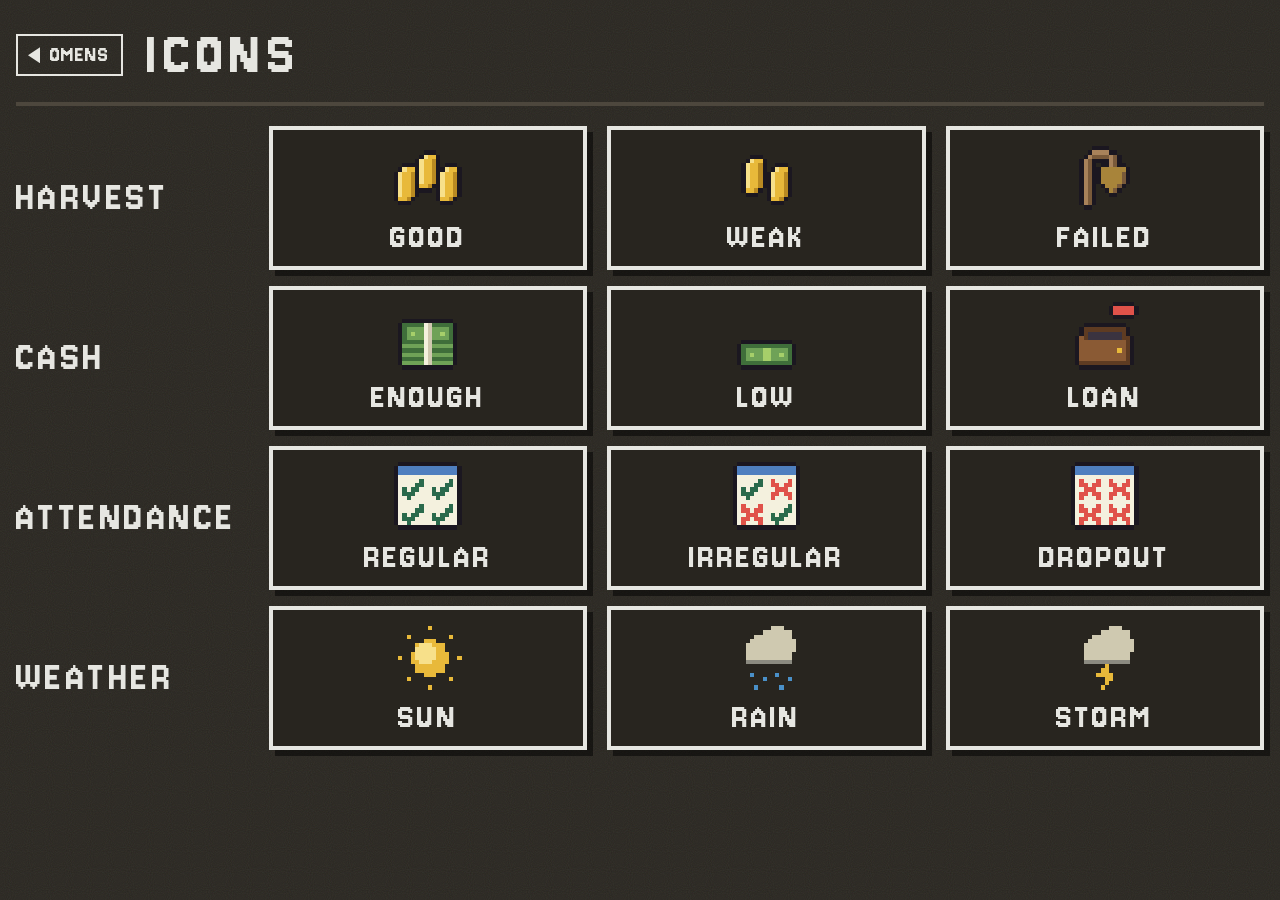
<file: households/icons.html>
<!doctype html>
<html lang="en" data-theme="dark">
<head>
<meta charset="utf-8">
<meta name="viewport" content="width=device-width,initial-scale=1">
<title>OMENS - Icons</title>
<link rel="stylesheet" href="/households/omens.css">
</head>
<body>
<main class="table-screen">
  <header><a class="back" href="/omens">OMENS</a><h1>ICONS</h1></header>
  <section class="icon-table" id="icons" aria-label="Households card icons"></section>
</main>
<script type="module">
// The card faces exactly as the game draws them, labelled in the game's font.
import { pixelIcons } from '/households/pixel-cards.js';
try { if (localStorage.getItem('paperweights.theme.v1') === 'light') document.documentElement.dataset.theme = 'light'; } catch {}
const families = { harvest: ['good', 'weak', 'failed'], cash: ['enough', 'low', 'loan'], attendance: ['regular', 'irregular', 'dropout'], weather: ['sun', 'rain', 'storm'] };
document.querySelector('#icons').innerHTML = Object.entries(families).map(([cat, states]) =>
  `<h2>${cat.toUpperCase()}</h2>` + states.map(s => `<div class="face" role="img" aria-label="${cat}: ${s}">${pixelIcons[cat][s]}<b>${s.toUpperCase()}</b></div>`).join('')).join('');
document.addEventListener('keydown', e => { if (e.key === 'Escape' || e.key === 'Backspace') location.href = '/omens'; });
</script>
</body>
</html>
</file>
<file: households/omens.css>
/* OMENS: the Households landing and icon table. Same font, charcoal and retro frames as the game stage. */
@font-face{font-family:"Jersey 10";src:url("assets/fonts/Jersey10-Regular.ttf") format("truetype");font-display:swap}
:root{color-scheme:dark;--bg:#28251f;--soft:#36322a;--ink:#e6e6e1;--dim:#8a8a86;--line:#4d473d;--faint:#5c564b;--gold:#e8b93a;--pixel:"Jersey 10","DejaVu Sans Mono",monospace;
 --noise:url("data:image/svg+xml,%3Csvg xmlns='http://www.w3.org/2000/svg' width='160' height='160'%3E%3Cfilter id='n'%3E%3CfeTurbulence type='fractalNoise' baseFrequency='.95' numOctaves='1'/%3E%3C/filter%3E%3Crect width='160' height='160' filter='url(%23n)' opacity='.09'/%3E%3C/svg%3E")}
:root[data-theme=light]{color-scheme:light;--bg:#f4f1de;--soft:#e9e4cb;--ink:#222220;--dim:#62625e;--line:#b8b8b0;--faint:#cfc9b0;--gold:#9e7416;--noise:none}
*{box-sizing:border-box}
html,body{margin:0;min-height:100%;background:var(--bg) var(--noise);color:var(--ink)}
body{font:26px/1.1 var(--pixel);font-synthesis:none;letter-spacing:.04em}
a{color:inherit;text-decoration:none}
.sym.pixel{display:block;image-rendering:pixelated}
.corner{position:fixed;top:16px;right:16px;display:flex;gap:8px}
.corner button{border:2px solid var(--ink);background:var(--bg);color:var(--ink);font:18px/1 var(--pixel);letter-spacing:.06em;padding:6px 10px;cursor:pointer}
.corner button:hover{background:var(--ink);color:var(--bg)}

/* Landing: title and a menu */
.title-screen{min-height:100dvh;display:flex;flex-direction:column;align-items:center;justify-content:center;padding:32px 16px;gap:18px}
.logo{margin:0;font-size:clamp(96px,16vw,220px);line-height:.85;font-weight:400;letter-spacing:.12em;color:var(--gold);text-shadow:6px 6px 0 #000}
:root[data-theme=light] .logo{text-shadow:6px 6px 0 var(--faint)}
.menu{list-style:none;margin:0;padding:0;display:grid;gap:10px;width:min(700px,100%)}
.menu a{position:relative;display:grid;padding:8px 16px 10px 56px;border:4px solid var(--line);background:var(--bg)}
.menu .name{font-size:clamp(30px,3.7vw,48px);line-height:1}
.menu small{color:var(--dim);font-size:clamp(16px,1.6vw,22px);letter-spacing:.06em;margin-top:2px}
.menu a::before{content:"";position:absolute;left:18px;top:50%;width:18px;height:24px;margin-top:-12px;background:var(--gold);clip-path:polygon(0 0,100% 50%,0 100%);visibility:hidden}
.menu a.on{border-color:var(--ink);box-shadow:6px 6px 0 rgba(0,0,0,.55)}
.menu a.on .name{color:var(--gold)}
.menu a.on::before{visibility:visible;animation:blink 1s steps(1,end) infinite}
.menu a:focus-visible{outline:2px solid var(--ink);outline-offset:4px}
@keyframes blink{50%{opacity:0}}
@media (prefers-reduced-motion:reduce){.menu a.on::before{animation:none}}

/* Icon table: one row per category, its three states left to right */
.table-screen{max-width:1400px;margin:0 auto;padding:20px 16px 32px}
.table-screen header{display:flex;align-items:center;gap:24px;border-bottom:4px solid var(--line);padding-bottom:12px;margin-bottom:20px;padding-right:96px}
.back{display:inline-flex;align-items:center;gap:10px;border:2px solid var(--ink);padding:6px 12px 6px 10px;font-size:24px}
.back::before{content:"";width:12px;height:16px;background:currentColor;clip-path:polygon(100% 0,0 50%,100% 100%)}
.back:hover{background:var(--ink);color:var(--bg)}
.table-screen h1{margin:0;font-weight:400;font-size:clamp(40px,5vw,64px);letter-spacing:.1em}
.icon-table{display:grid;grid-template-columns:auto repeat(3,minmax(0,1fr));gap:16px 20px;align-items:center}
.icon-table h2{margin:0;font-weight:400;font-size:clamp(30px,3.4vw,48px);letter-spacing:.08em;padding-right:12px}
.face{display:flex;flex-direction:column;align-items:center;justify-content:center;gap:8px;padding:12px 8px 10px;border:4px solid var(--ink);background:var(--bg);box-shadow:6px 6px 0 rgba(0,0,0,.5)}
:root[data-theme=light] .face{box-shadow:6px 6px 0 var(--faint)}
.face .sym{width:clamp(52px,7.5vh,92px);height:auto}
.face b{font-weight:400;font-size:clamp(28px,3vw,42px);letter-spacing:.08em;line-height:1}
@media (max-width:640px){
 .icon-table{grid-template-columns:repeat(3,minmax(0,1fr));gap:10px}
 .icon-table h2{grid-column:1/-1;margin-top:10px}
 .face{padding:8px 4px}
}
</file>
